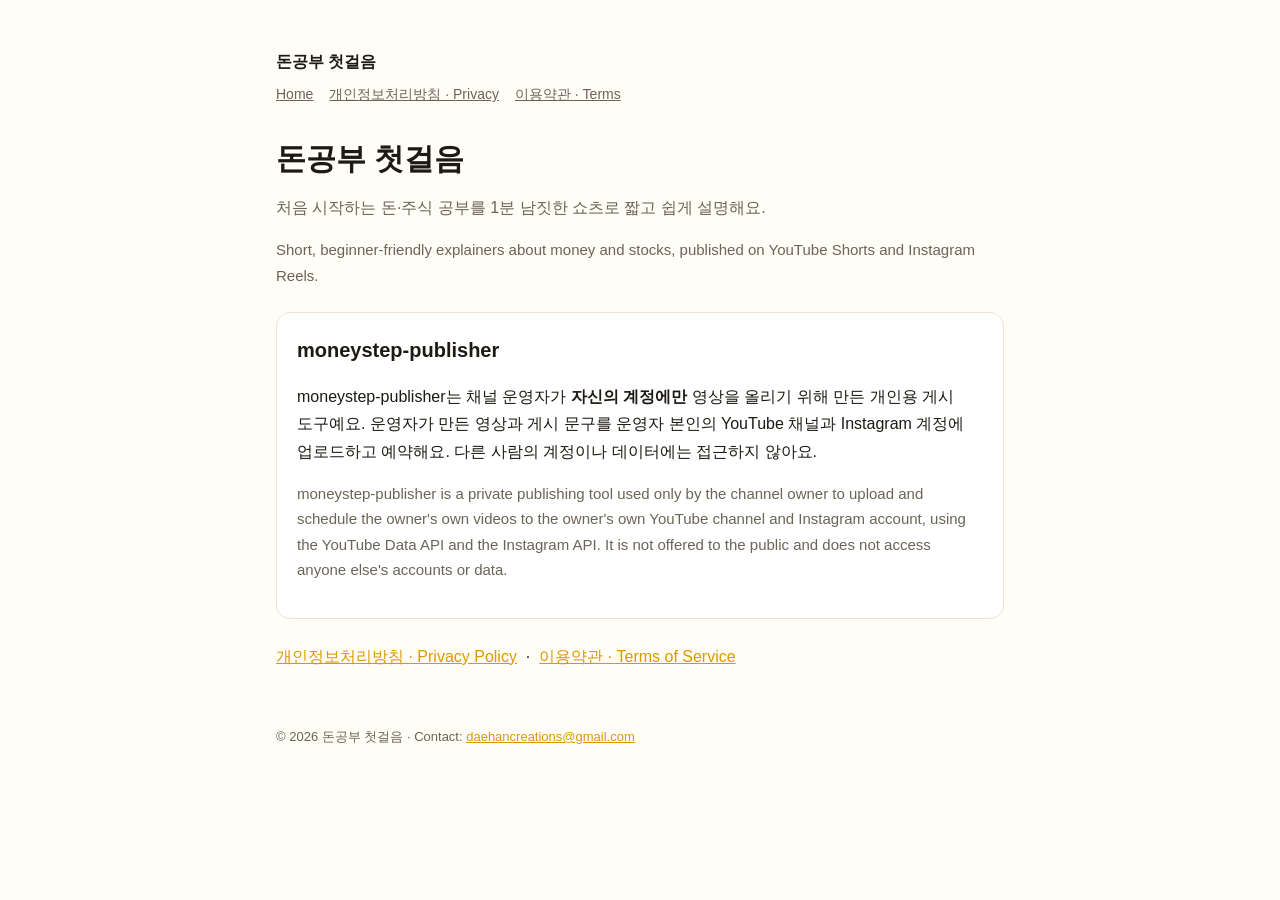
<file: index.html>
<!doctype html><html lang="ko"><head><meta charset="utf-8"><meta name="viewport" content="width=device-width,initial-scale=1">
<title>돈공부 첫걸음</title><meta name="description" content="처음 시작하는 돈·주식 공부를 짧고 쉽게 설명하는 쇼츠 채널"><link rel="stylesheet" href="style.css"></head>
<body><main><header><a href="./">돈공부 첫걸음</a></header><nav><a href="./">Home</a><a href="privacy.html">개인정보처리방침 · Privacy</a><a href="terms.html">이용약관 · Terms</a></nav>
<h1>돈공부 첫걸음</h1>
<p class="lead">처음 시작하는 돈·주식 공부를 1분 남짓한 쇼츠로 짧고 쉽게 설명해요.</p>
<p class="en">Short, beginner-friendly explainers about money and stocks, published on YouTube Shorts and Instagram Reels.</p>
<div class="card">
<h2 style="border:0;margin-top:0;padding-top:0">moneystep-publisher</h2>
<p>moneystep-publisher는 채널 운영자가 <b>자신의 계정에만</b> 영상을 올리기 위해 만든 개인용 게시 도구예요. 운영자가 만든 영상과 게시 문구를 운영자 본인의 YouTube 채널과 Instagram 계정에 업로드하고 예약해요. 다른 사람의 계정이나 데이터에는 접근하지 않아요.</p>
<p class="en">moneystep-publisher is a private publishing tool used only by the channel owner to upload and schedule the owner's own videos to the owner's own YouTube channel and Instagram account, using the YouTube Data API and the Instagram API. It is not offered to the public and does not access anyone else's accounts or data.</p>
</div>
<p><a href="privacy.html">개인정보처리방침 · Privacy Policy</a> &nbsp;·&nbsp; <a href="terms.html">이용약관 · Terms of Service</a></p>
<footer>© 2026 돈공부 첫걸음 · Contact: <a href="mailto:daehancreations@gmail.com">daehancreations@gmail.com</a></footer></main></body></html>
</file>
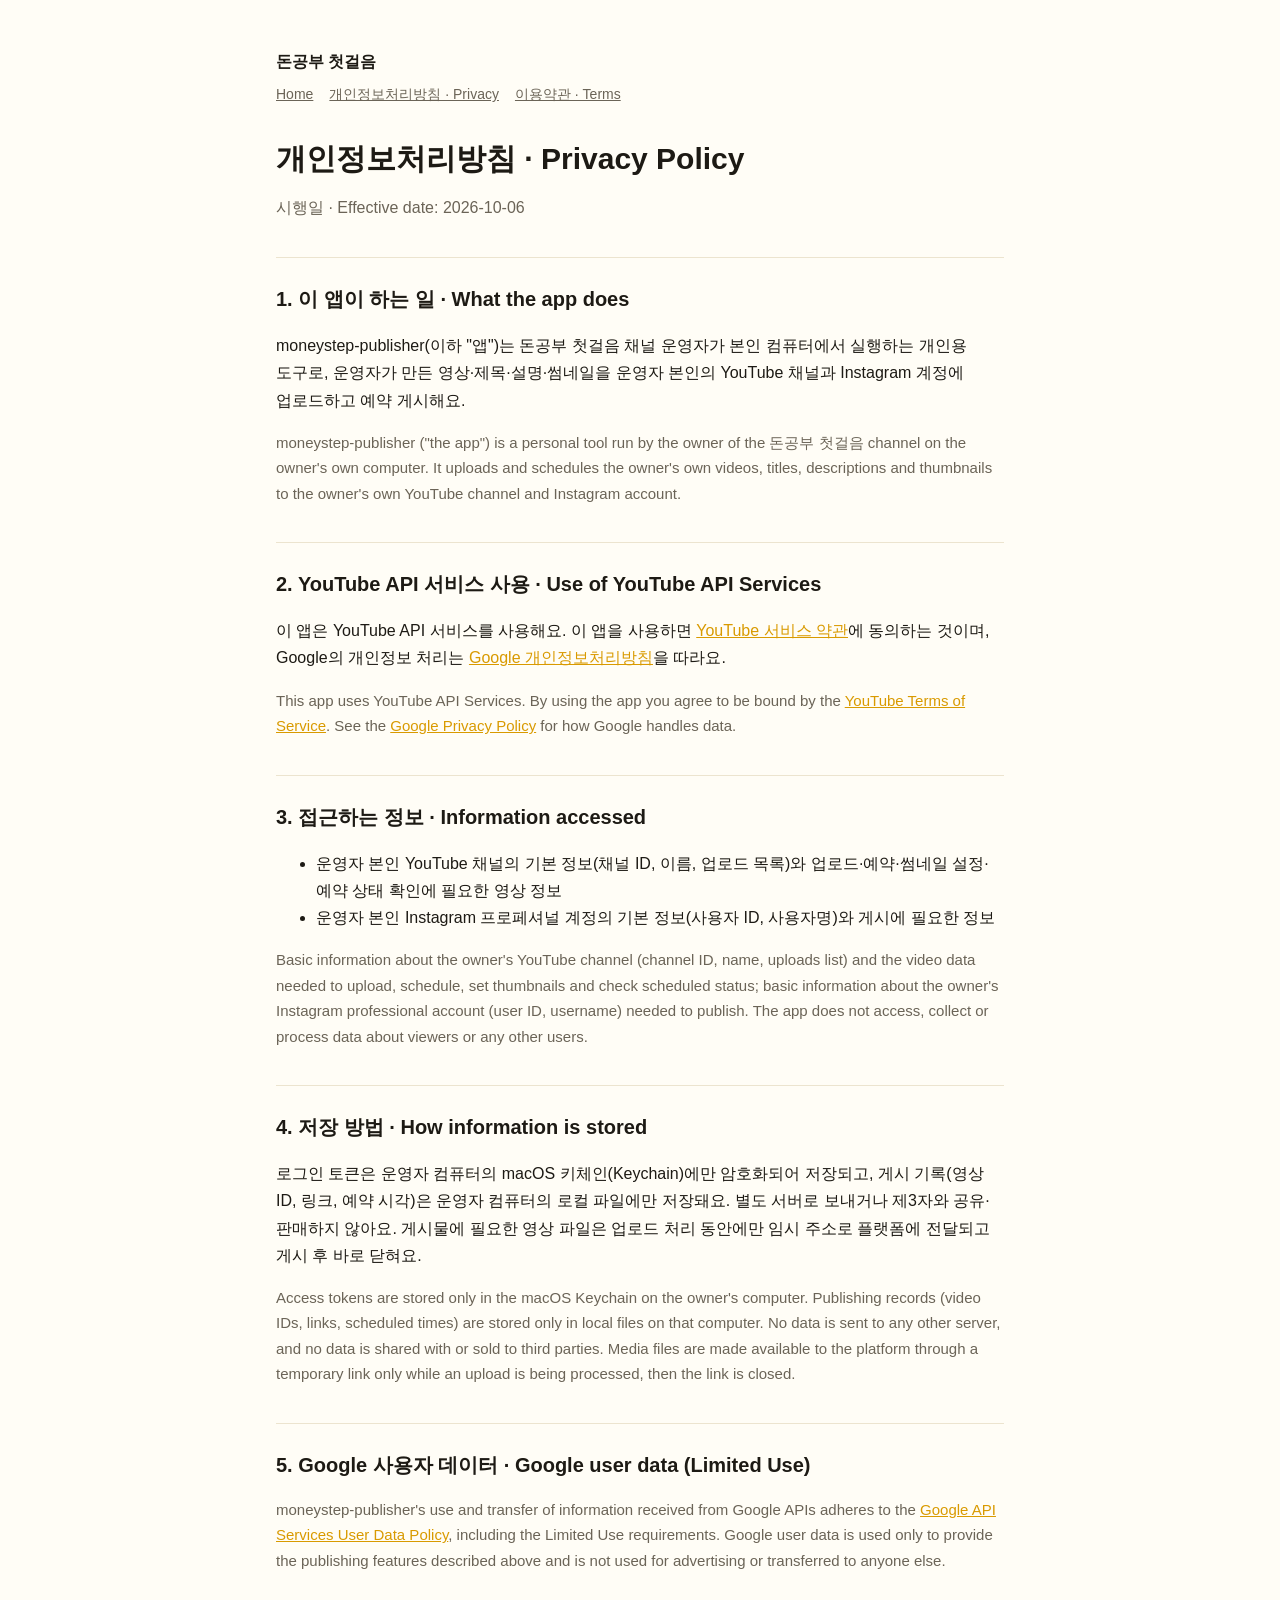
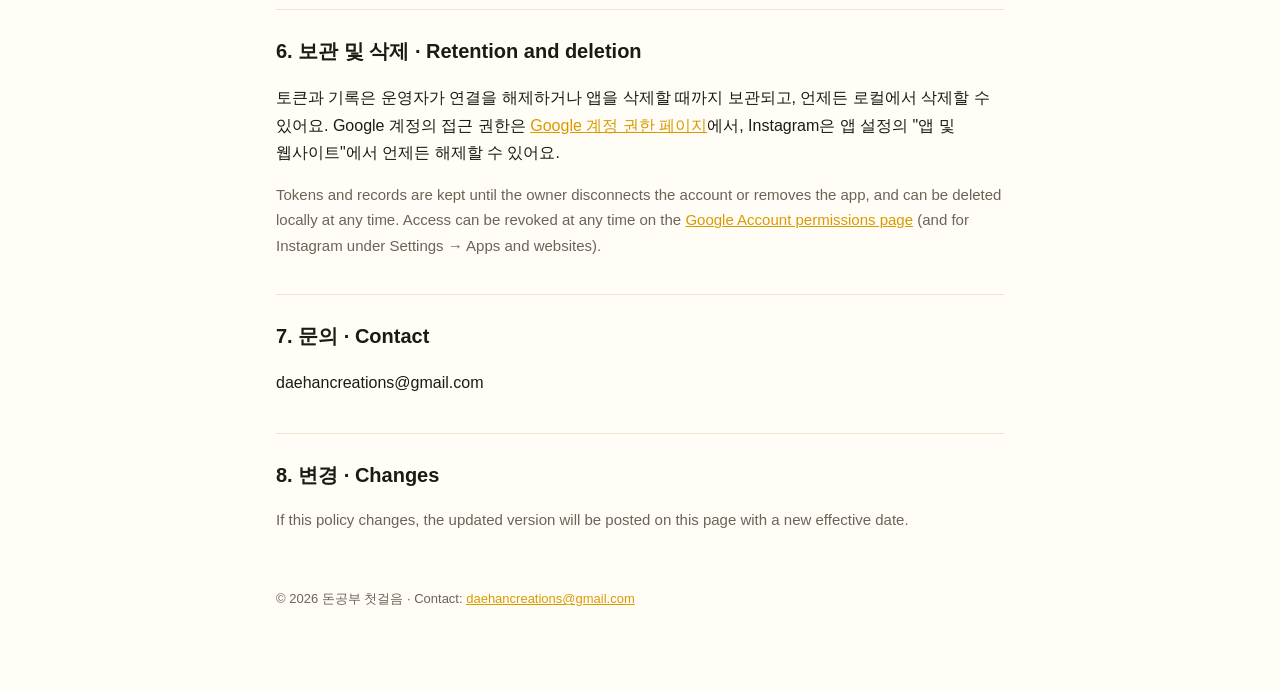
<file: privacy.html>
<!doctype html><html lang="ko"><head><meta charset="utf-8"><meta name="viewport" content="width=device-width,initial-scale=1">
<title>개인정보처리방침</title><meta name="description" content="moneystep-publisher 개인정보처리방침 / Privacy Policy"><link rel="stylesheet" href="style.css"></head>
<body><main><header><a href="./">돈공부 첫걸음</a></header><nav><a href="./">Home</a><a href="privacy.html">개인정보처리방침 · Privacy</a><a href="terms.html">이용약관 · Terms</a></nav>
<h1>개인정보처리방침 · Privacy Policy</h1>
<p class="lead">시행일 · Effective date: 2026-10-06</p>

<h2>1. 이 앱이 하는 일 · What the app does</h2>
<p>moneystep-publisher(이하 "앱")는 돈공부 첫걸음 채널 운영자가 본인 컴퓨터에서 실행하는 개인용 도구로, 운영자가 만든 영상·제목·설명·썸네일을 운영자 본인의 YouTube 채널과 Instagram 계정에 업로드하고 예약 게시해요.</p>
<p class="en">moneystep-publisher ("the app") is a personal tool run by the owner of the 돈공부 첫걸음 channel on the owner's own computer. It uploads and schedules the owner's own videos, titles, descriptions and thumbnails to the owner's own YouTube channel and Instagram account.</p>

<h2>2. YouTube API 서비스 사용 · Use of YouTube API Services</h2>
<p>이 앱은 YouTube API 서비스를 사용해요. 이 앱을 사용하면 <a href="https://www.youtube.com/t/terms">YouTube 서비스 약관</a>에 동의하는 것이며, Google의 개인정보 처리는 <a href="https://policies.google.com/privacy">Google 개인정보처리방침</a>을 따라요.</p>
<p class="en">This app uses YouTube API Services. By using the app you agree to be bound by the <a href="https://www.youtube.com/t/terms">YouTube Terms of Service</a>. See the <a href="https://policies.google.com/privacy">Google Privacy Policy</a> for how Google handles data.</p>

<h2>3. 접근하는 정보 · Information accessed</h2>
<ul>
<li>운영자 본인 YouTube 채널의 기본 정보(채널 ID, 이름, 업로드 목록)와 업로드·예약·썸네일 설정·예약 상태 확인에 필요한 영상 정보</li>
<li>운영자 본인 Instagram 프로페셔널 계정의 기본 정보(사용자 ID, 사용자명)와 게시에 필요한 정보</li>
</ul>
<p class="en">Basic information about the owner's YouTube channel (channel ID, name, uploads list) and the video data needed to upload, schedule, set thumbnails and check scheduled status; basic information about the owner's Instagram professional account (user ID, username) needed to publish. The app does not access, collect or process data about viewers or any other users.</p>

<h2>4. 저장 방법 · How information is stored</h2>
<p>로그인 토큰은 운영자 컴퓨터의 macOS 키체인(Keychain)에만 암호화되어 저장되고, 게시 기록(영상 ID, 링크, 예약 시각)은 운영자 컴퓨터의 로컬 파일에만 저장돼요. 별도 서버로 보내거나 제3자와 공유·판매하지 않아요. 게시물에 필요한 영상 파일은 업로드 처리 동안에만 임시 주소로 플랫폼에 전달되고 게시 후 바로 닫혀요.</p>
<p class="en">Access tokens are stored only in the macOS Keychain on the owner's computer. Publishing records (video IDs, links, scheduled times) are stored only in local files on that computer. No data is sent to any other server, and no data is shared with or sold to third parties. Media files are made available to the platform through a temporary link only while an upload is being processed, then the link is closed.</p>

<h2>5. Google 사용자 데이터 · Google user data (Limited Use)</h2>
<p class="en">moneystep-publisher's use and transfer of information received from Google APIs adheres to the <a href="https://developers.google.com/terms/api-services-user-data-policy">Google API Services User Data Policy</a>, including the Limited Use requirements. Google user data is used only to provide the publishing features described above and is not used for advertising or transferred to anyone else.</p>

<h2>6. 보관 및 삭제 · Retention and deletion</h2>
<p>토큰과 기록은 운영자가 연결을 해제하거나 앱을 삭제할 때까지 보관되고, 언제든 로컬에서 삭제할 수 있어요. Google 계정의 접근 권한은 <a href="https://myaccount.google.com/permissions">Google 계정 권한 페이지</a>에서, Instagram은 앱 설정의 "앱 및 웹사이트"에서 언제든 해제할 수 있어요.</p>
<p class="en">Tokens and records are kept until the owner disconnects the account or removes the app, and can be deleted locally at any time. Access can be revoked at any time on the <a href="https://myaccount.google.com/permissions">Google Account permissions page</a> (and for Instagram under Settings → Apps and websites).</p>

<h2>7. 문의 · Contact</h2>
<p>daehancreations@gmail.com</p>

<h2>8. 변경 · Changes</h2>
<p class="en">If this policy changes, the updated version will be posted on this page with a new effective date.</p>
<footer>© 2026 돈공부 첫걸음 · Contact: <a href="mailto:daehancreations@gmail.com">daehancreations@gmail.com</a></footer></main></body></html>
</file>
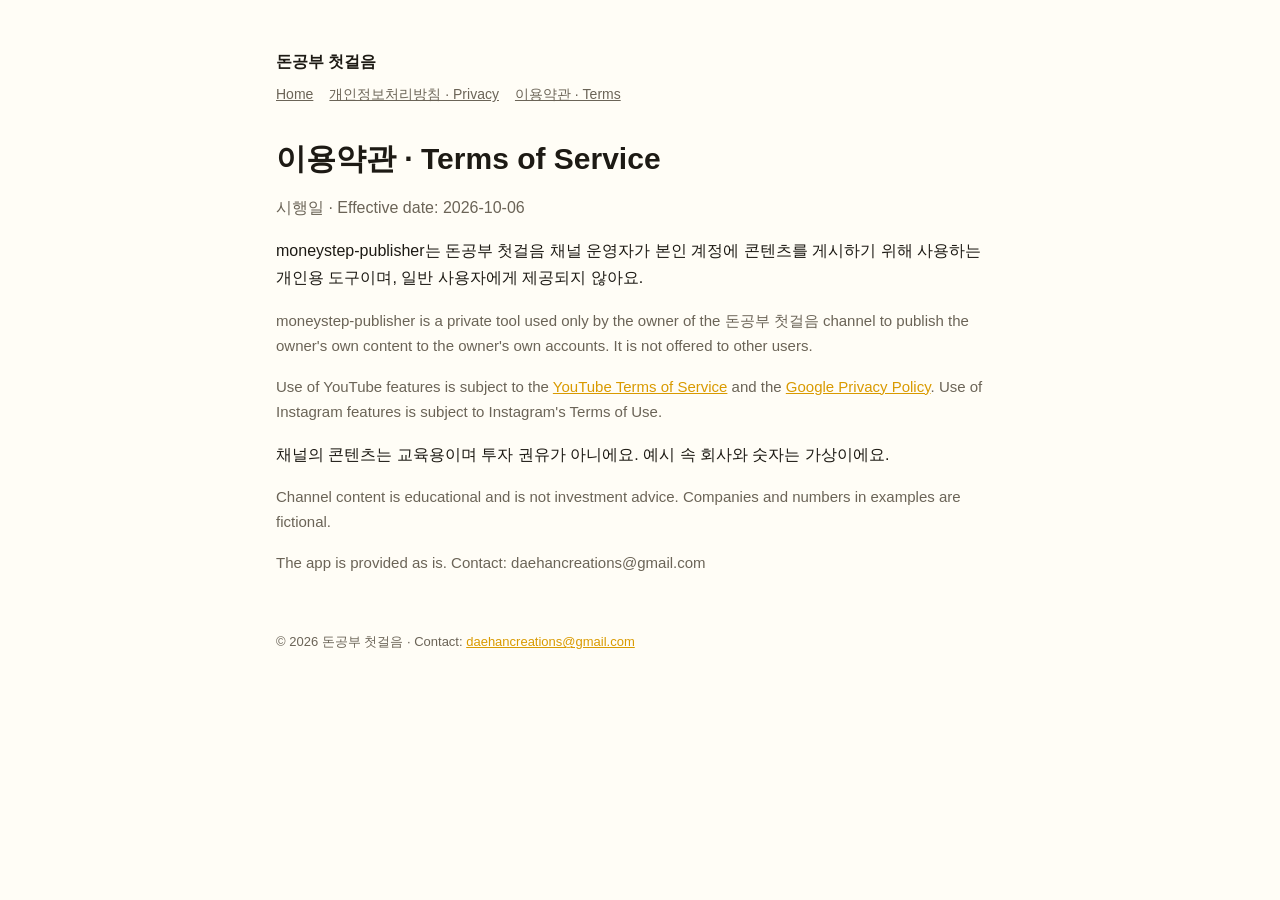
<file: terms.html>
<!doctype html><html lang="ko"><head><meta charset="utf-8"><meta name="viewport" content="width=device-width,initial-scale=1">
<title>이용약관</title><meta name="description" content="moneystep-publisher 이용약관 / Terms of Service"><link rel="stylesheet" href="style.css"></head>
<body><main><header><a href="./">돈공부 첫걸음</a></header><nav><a href="./">Home</a><a href="privacy.html">개인정보처리방침 · Privacy</a><a href="terms.html">이용약관 · Terms</a></nav>
<h1>이용약관 · Terms of Service</h1>
<p class="lead">시행일 · Effective date: 2026-10-06</p>
<p>moneystep-publisher는 돈공부 첫걸음 채널 운영자가 본인 계정에 콘텐츠를 게시하기 위해 사용하는 개인용 도구이며, 일반 사용자에게 제공되지 않아요.</p>
<p class="en">moneystep-publisher is a private tool used only by the owner of the 돈공부 첫걸음 channel to publish the owner's own content to the owner's own accounts. It is not offered to other users.</p>
<p class="en">Use of YouTube features is subject to the <a href="https://www.youtube.com/t/terms">YouTube Terms of Service</a> and the <a href="https://policies.google.com/privacy">Google Privacy Policy</a>. Use of Instagram features is subject to Instagram's Terms of Use.</p>
<p>채널의 콘텐츠는 교육용이며 투자 권유가 아니에요. 예시 속 회사와 숫자는 가상이에요.</p>
<p class="en">Channel content is educational and is not investment advice. Companies and numbers in examples are fictional.</p>
<p class="en">The app is provided as is. Contact: daehancreations@gmail.com</p>
<footer>© 2026 돈공부 첫걸음 · Contact: <a href="mailto:daehancreations@gmail.com">daehancreations@gmail.com</a></footer></main></body></html>
</file>
<file: style.css>
:root{--bg:#fffdf6;--fg:#1d1a14;--muted:#6b6457;--accent:#d99a00;--card:#ffffff;--line:#ece4cf}
@media (prefers-color-scheme:dark){:root{--bg:#16140f;--fg:#f3eee2;--muted:#a79f8e;--accent:#ffd43b;--card:#1f1c15;--line:#332e22}}
*{box-sizing:border-box}
body{margin:0;background:var(--bg);color:var(--fg);font:16px/1.7 -apple-system,BlinkMacSystemFont,"Apple SD Gothic Neo","Noto Sans KR",sans-serif;word-break:keep-all}
main{max-width:760px;margin:0 auto;padding:48px 16px 80px}
header a{color:var(--fg);text-decoration:none;font-weight:800}
nav{display:flex;gap:16px;flex-wrap:wrap;margin:8px 0 32px;font-size:14px}
nav a{color:var(--muted)}
h1{font-size:30px;line-height:1.3;margin:0 0 8px}
h2{font-size:20px;margin:36px 0 8px;border-top:1px solid var(--line);padding-top:24px}
.lead{color:var(--muted)}
.card{background:var(--card);border:1px solid var(--line);border-radius:14px;padding:20px;margin:24px 0}
a{color:var(--accent)}
.en{color:var(--muted);font-size:15px}
footer{margin-top:56px;color:var(--muted);font-size:13px}
</file>
